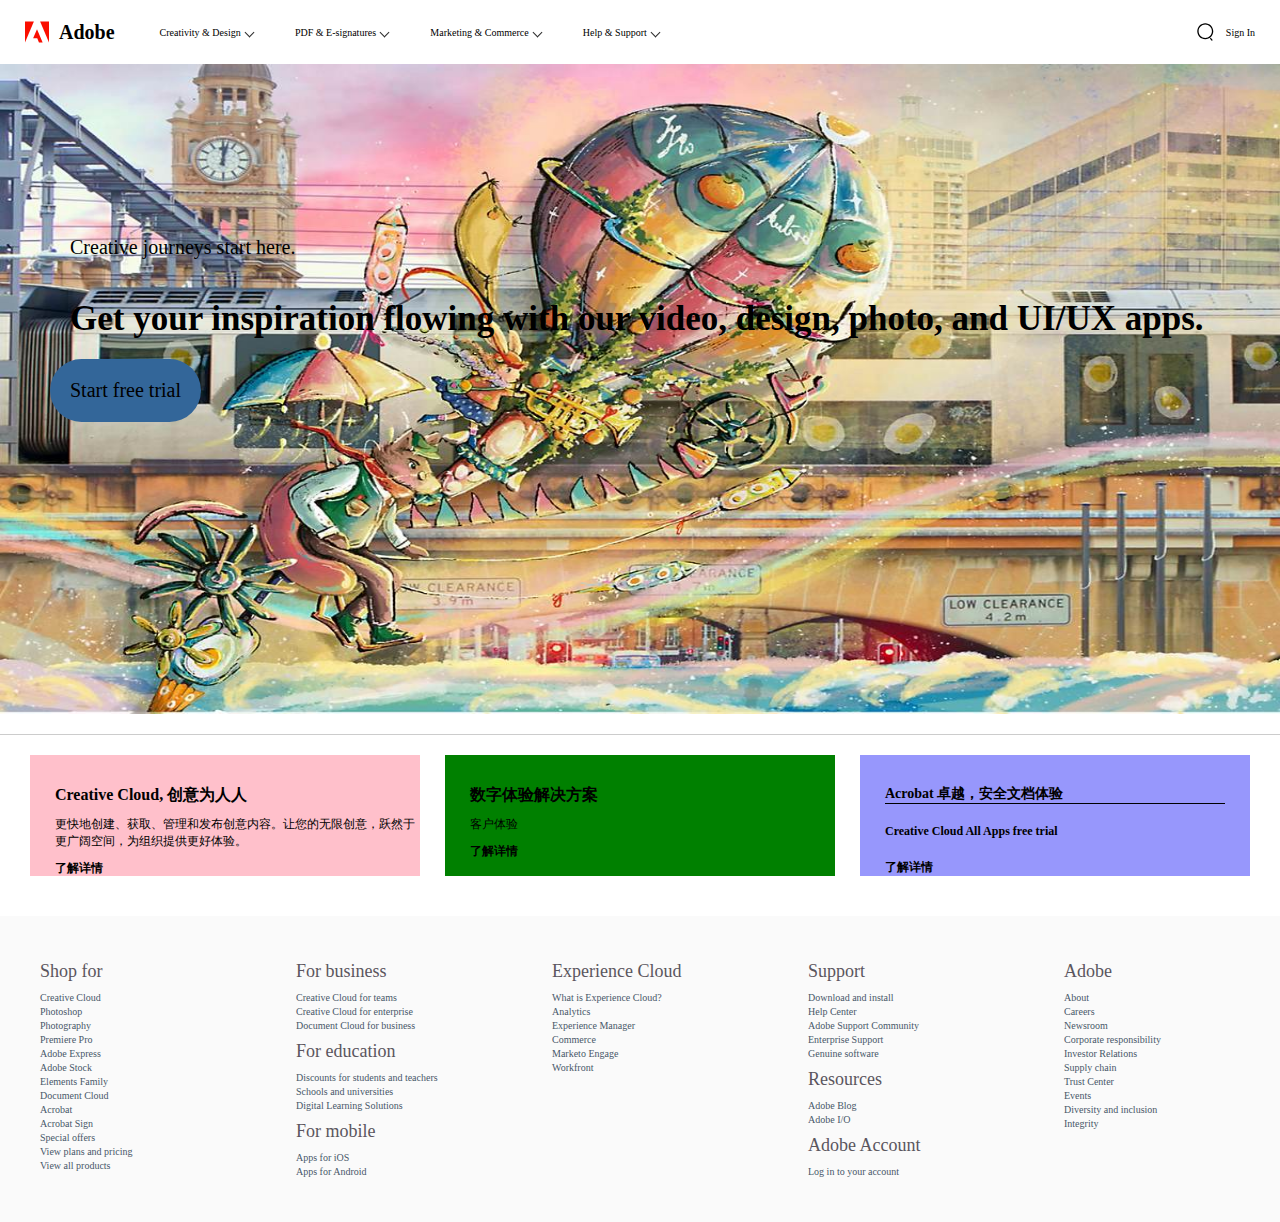
<file: index.html>
<!DOCTYPE html>
<html lang="en">
<head>
    <meta charset="UTF-8">
    <link href="css/index.css" rel="stylesheet">
    <meta name="viewport" content="width=device-width, initial-scale=1.0">
    <title>实验11</title>
</head>
<body>
    <div class="g-index">
        <div class="m-hd">
            <div class="m-trg" onclick="change()">
                <span></span>
                <span></span>
                <span></span>
            </div>
            <div class="m-logo">
                <img src="img/logo.svg" alt="">
                <span>Adobe</span>
            </div>
            <div class="m-menu mobile">
                <li>Creativity & Design</li>
                <li>PDF & E-signatures</li>
                <li>Marketing & Commerce</li>
                <li>Help & Support </li>
            </div>
            <div class="m-sign">
                <img src="img/search.svg" alt="">
                <span>Sign In</span>
            </div>
        </div>
        <div class="m-bd1">
            <img src="img/1.jpg" alt="">
            <div class="img-content">
                <span>Creative journeys start here.</span>
                <span>Get your inspiration flowing with our video, design, photo, and UI/UX apps.</span>
            </div>
            <div class="img-content1">
                <span>Start free trial</span>
            </div>
        </div>
        <div class="hbeh">
            <div class="l">
                <div class="l3-1">
                    
                    <div class="dd">
                        <span class="d1">Creative Cloud, 创意为人人</span>
                        <span class="d2">更快地创建、获取、管理和发布创意内容。让您的无限创意，跃然于更广阔空间，为组织提供更好体验。</span>
                        <a class="">了解详情</a>
                    </div>
                </div>
                <div class="l3-2">
                    
                    <div class="dd">
                        <span class="d1">数字体验解决方案</span>
                        <span class="d2">客户体验</span>
                        <a class="">了解详情</a>
                    </div>
                </div>
                <div class="m-list">
                    <div>
                        <span>Acrobat 卓越，安全文档体验</span>
                        <a href="">Creative Cloud All Apps free trial</a>
                        <a href="">了解详情</a>
                    </div>
                    
                </div>
            </div>
    
        </div>

        <div class="behind mobile">
            <div class="col">
                <div class="row">
                    <li id="q">Shop for</li>
                    <div class="hide" id="hide">
                        <span>Creative Cloud</span>
                        <span>Photoshop</span>
                        <span>Photography</span>
                        <span>Premiere Pro</span>
                        <span>Adobe Express</span>
                        <span>Adobe Stock</span>
                        <span>Elements Family</span>
                        <span>Document Cloud</span>
                        <span>Acrobat</span>
                        <span>Acrobat Sign</span>
                        <span>Special offers</span>
                        <span>View plans and pricing</span>
                        <span>View all products</span>
                    </div>
                </div>
            </div>

            <div class="col">
                <div class="row">
                    <li>For business</li>
                    <div class="hide">
                        <span>Creative Cloud for teams</span>
                        <span>Creative Cloud for enterprise</span>
                        <span>Document Cloud for business</span>
                    </div>
                </div>
                <div class="row">
                    <li>For education</li>
                    <div class="hide">
                        <span>Discounts for students and teachers</span>
                        <span>Schools and universities</span>
                        <span>Digital Learning Solutions</span>
                    </div>
                </div>
                <div class="row">
                    <li>For mobile</li>
                    <div class="hide">
                        <span>Apps for iOS</span>
                        <span>Apps for Android</span>
                    </div>
                </div>
            </div>

            <div class="col">
                <div class="row">
                    <li>Experience Cloud</li>
                    <div class="hide">
                        <span>What is Experience Cloud?</span>
                        <span>Analytics</span>
                        <span>Experience Manager</span>
                        <span>Commerce</span>
                        <span>Marketo Engage</span>
                        <span>Workfront</span>
                    </div>
                </div>
            </div>

            <div class="col">
                <div class="row">
                    <li>Support</li>
                    <div class="hide">
                        <span>Download and install</span>
                        <span>Help Center</span>
                        <span>Adobe Support Community</span>
                        <span>Enterprise Support</span>
                        <span>Genuine software</span>
                    </div>
                </div>
                <div class="row">
                    <li>Resources</li>
                    <div class="hide">
                        <span>Adobe Blog</span>
                        <span>Adobe I/O</span>
                    </div>
                </div>
                <div class="row">
                    <li>Adobe Account</li>
                    <div class="hide">
                        <span>Log in to your account</span>
                    </div>
                </div>
            </div>

            <div class="col">
                <div class="row">
                    <li>Adobe</li>
                    <div class="hide">
                        <span>About</span>
                        <span>Careers</span>
                        <span>Newsroom</span>
                        <span>Corporate responsibility</span>
                        <span>Investor Relations</span>
                        <span>Supply chain</span>
                        <span>Trust Center</span>
                        <span>Events</span>
                        <span>Diversity and inclusion</span>
                        <span>Integrity</span>
                    </div>
                </div>
            </div>
        </div>
    </div>
    <script src="js/index.js"></script>
</body>
</html>
</file>
<file: css/index.css>
@charset "UTF-8";
li{
    list-style: none;
}

body{
    padding: 0;
    margin: 0;
}
img {max-width: 100%;height: auto;width: auto;}
a {
    font-size: 1.2rem;
    color: #000;
    font-weight: 700;
    text-decoration: none;
}
a:hover{
    text-decoration: underline;
}

@media (max-width:640px){
        html{
        font-size: 62.5%;
       }

       .g-index{
        display: flex;
        flex-direction: column;
       }

       .m-hd{
        display: flex;
        /*justify-content: center;*/
        align-items: center;
        padding: 0 25px;
        height: 64px;
       }

       .m-trg{
        display: flex;
        flex-direction: column;
        justify-content: center;
        align-items: center;
        height: 50px;
        width: 50px;
        /*background: #eee;*/
        margin: 0 10px 0 -20px;
       }

       .m-trg>span{
        margin-top: 4px;
        display: block;
        height: 3px;
        width: 20px;
        background: #999;
        border-radius: 5px;
       }

       .m-menu{
        display: none;
       }

       .mobile{
            display: none;
            width: 100%;
            position: fixed;
            background: #fff;
            top: 64px;
            left: 0;
            padding: 15px 0;
            flex-direction: column;
            right: 0;
       }

       .mobile>li{
        display: flex;
        align-items: center;
        background: #f7f7f7;
        padding: 10px;
        border-top: 1px solid #eee;
        position: relative;
       }

       .mobile>li:after{
            border-color: #2c2c2c;
            border-style: solid;
            border-width: 0 1px 1px 0;
            content: "";
            display: flex;
            height: 6px;
            width: 6px;
            margin-left: 5px;
            margin-right: 2.25px;
            transform: rotate(45deg);
            /* transform-orig in: 75% 75%; */
            transition: transform 0.1s ease;
            position: absolute;
            right: 18px;
       }

       .m-logo{
        display: flex;
        /*justify-content: center;*/
        align-items: center;
        margin-right: 25px;
        flex: 1;
       }
       .m-logo>img {
            height: 24px;
            width: 24px;
        }

        .m-logo>span{
            margin-left: 10px;
            font-size: 20px;
            font-weight: bold;
            color: ff00000;
        }
        .m-sign>img{    
            height: 0px;
            width: 0px;
        }
        /*中间大图片，bd1*/
        .m-bd1>img{
            height: auto; 
            /*width: auto\9;*/
            width:100%;
        }

        .img-content{
            display: flex;
            flex-direction: column;
        }

        .img-content>span{
            font-size: 15px;
            padding: 20px;
        }
        .img-content>span:nth-child(1){
            font-size: 20px;
        }
        .img-content>span:nth-child(2){
            font-size: 35px;
            font-weight: bold;
        }
        .l1{
        display: none;
    }
    .m-text{
        display: none;
    }

    .hbeh {
        border-top: 1px solid #ccc;
        margin-top: 15px;
    }
    .hbeh>div {
        flex-direction: column;
    }
    .hbeh>div>div+div {
        margin-top: 25px;
    }
    .l3-1 {
        margin-top: 15px;
        position: relative;
    }
    .l3-2 {
        position: relative;
    }
    .l3-3 {
        margin-top: 25px;
        position: relative;
    }
    .l3-4 {
        margin-bottom: 30px;
        position: relative;
        background: linear-gradient(180deg,#fe9889,#fc3c2b);
        width: 100%;
        height: 450px;
    }
    .l3-4>img{
        width: 65%;
        position: absolute;
        top: 80px;
        left: 180px;
    }
    .dd{
        display: flex;
        flex-direction: column;
        position: absolute;
        top: 30px;
        margin-left: 25px;
    }
    .dd>.d1{
        font-size: 1.6rem;
        font-weight: 700;
    }
    .dd>.d2{
        font-size: 1.2rem;
        font-weight: 400;
        margin-top: 10px;
    }
    .dd>a{
        margin-top: 10px;
    }
    .l3-3>.dd>span{
        color: #fff;
    }
    .l3-3>.dd>a{
        color: #fff;
    }
    .m-list {
        width: 100%;
        background-color: #9797fc;
        margin-right: 30px;
        display: flex;
        flex-direction: row important;
    }
    .m-list>div{
        display: flex;
        flex-direction: column;
        margin-top: 30px;
        margin-left: 25px;
        margin-right: 25px;
    }
    .m-list>div>span{
        width: 50%;
        font-size: 1.4rem;
        font-weight: 600;
        border-bottom: 1px solid #000;
    }
    .m-list>div>a{
        margin-top: 20px;
    }

    .p1{
        display: none;
    }
    .m-mtext{
        display: flex;
        flex-direction: column;
    }
    .t2{
        font-size: 2.4rem;
        font-weight: 900;
    }
    .t3{
        font-size: 1.6rem;
        font-weight: 400;
    }
    .t4{
        display: flex;
        flex-direction: column;
    }
    .t4>button{
        background-color: #1473e6;
        color: #fff;
        border-radius: 20px;
        border: 0px;
        width: 120px;
        height: 33px;
        margin-top: 10px;
    }
    .t4>button:hover {
        background-color: #0d66d0;
    }
    .m-mtext>span+span{
        margin-top: 10px;
    }

    .behind{
        display: flex;
    }
    .behind.mobile{
        margin-top: 30px;
        display: none;
        flex-direction: column;
        background: #f7f7f7;
    }
    .hide{
        display: none;
        flex-direction: column;
        background: #f7f7f7;
    }
    .hide>span{
        font-size: 1rem;
        margin-left: 15px;
    }
    .hide>span+span{
        margin-top: 5px;
    }
    .row>li {
        position: relative;
        display: flex;
        align-items: center;
        padding: 15px;
        background: #f7f7f7;
        margin-top: 20px;
        border-top: 1px solid #cccccc;
        color: #5a565e;
        font-weight: 700;
        font-size: 1.4rem;
    }
    .row>li:after{
        position: absolute;
        right: 20px;
    }
        
}

@media screen and (min-width: 640px) and (max-width:980px){
         html{
        font-size: 62.5%;
       }

       .g-index{
        display: flex;
        flex-direction: column;
       }

       .m-hd{
        display: flex;
        /*justify-content: center;*/
        align-items: center;
        padding: 0 25px;
        height: 64px;
       }

       .m-trg{
        display: flex;
        flex-direction: column;
        justify-content: center;
        align-items: center;
        height: 50px;
        width: 50px;
        /*background: #eee;*/
        margin: 0 10px 0 -20px;
       }

       .m-trg>span{
        margin-top: 4px;
        display: block;
        height: 3px;
        width: 20px;
        background: #999;
        border-radius: 5px;
       }

       .m-menu{
        display: none;
       }

       .mobile{
            display: none;
            width: 100%;
            position: fixed;
            background: #fff;
            top: 350px;
            left: 0;
            padding: 15px 0;
            flex-direction: column;
            right: 0;
       }

       .mobile>li{
        display: flex;
        align-items: center;
        background: #f7f7f7;
        padding: 10px;
        border-top: 1px solid #eee;
        position: relative;
       }

       .mobile>li:after{
            border-color: #2c2c2c;
            border-style: solid;
            border-width: 0 1px 1px 0;
            content: "";
            display: flex;
            height: 6px;
            width: 6px;
            margin-left: 5px;
            margin-right: 2.25px;
            transform: rotate(45deg);
            /* transform-orig in: 75% 75%; */
            transition: transform 0.1s ease;
            position: absolute;
            right: 18px;
       }

       .m-logo{
        display: flex;
        /*justify-content: center;*/
        align-items: center;
        margin-right: 25px;
        flex: 1;
       }
       .m-logo>img {
            height: 24px;
            width: 24px;
        }

        .m-logo>span{
            margin-left: 10px;
            font-size: 20px;
            font-weight: bold;
            color: ff00000;
        }
        .m-sign>img{    
            height: 0px;
            width: 0px;
        }
        /*中间大图片，bd1*/
        .m-bd1>img{
            height: auto; 
            /*width: auto\9;*/
            width:100%;
        }

        .img-content{
            display: flex;
            flex-direction: column;
        }

        .img-content>span{
            font-size: 15px;
            padding: 20px;
        }
        .img-content>span:nth-child(1){
            font-size: 20px;
        }
        .img-content>span:nth-child(2){
            font-size: 35px;
            font-weight: bold;
        }
        .l1{
        display: none;
    }
    .m-text{
        display: none;
    }

    .hbeh {
        border-top: 1px solid #ccc;
        margin-top: 15px;
    }
    .hbeh>div {
        flex-direction: column;
    }
    .hbeh>div>div+div {
        margin-top: 25px;
    }
    .l3-1 {
        margin-top: 15px;
        position: relative;
    }
    .l3-2 {
        position: relative;
    }
    .l3-3 {
        margin-top: 25px;
        position: relative;
    }
    .l3-4 {
        margin-bottom: 30px;
        position: relative;
        background: linear-gradient(180deg,#fe9889,#fc3c2b);
        width: 100%;
        height: 450px;
    }
    .l3-4>img{
        width: 65%;
        position: absolute;
        top: 80px;
        left: 180px;
    }
    .dd{
        display: flex;
        flex-direction: column;
        position: absolute;
        top: 30px;
        margin-left: 25px;
    }
    .dd>.d1{
        font-size: 1.6rem;
        font-weight: 700;
    }
    .dd>.d2{
        font-size: 1.2rem;
        font-weight: 400;
        margin-top: 10px;
    }
    .dd>a{
        margin-top: 10px;
    }
    .l3-3>.dd>span{
        color: #fff;
    }
    .l3-3>.dd>a{
        color: #fff;
    }
    .m-list {
        width: 100%;
        background-color: #f9f9fa;
        margin-right: 30px;
        display: flex;
        flex-direction: row important;
    }
    .m-list>div{
        display: flex;
        flex-direction: column;
        margin-top: 30px;
        margin-left: 25px;
        margin-right: 25px;
    }
    .m-list>div>span{
        width: 50%;
        font-size: 1.4rem;
        font-weight: 600;
        border-bottom: 1px solid #000;
    }
    .m-list>div>a{
        margin-top: 20px;
    }

    .p1{
        display: none;
    }
    .m-mtext{
        display: flex;
        flex-direction: column;
    }
    .t2{
        font-size: 2.4rem;
        font-weight: 900;
    }
    .t3{
        font-size: 1.6rem;
        font-weight: 400;
    }
    .t4{
        display: flex;
        flex-direction: column;
    }
    .t4>button{
        background-color: #1473e6;
        color: #fff;
        border-radius: 20px;
        border: 0px;
        width: 120px;
        height: 33px;
        margin-top: 10px;
    }
    .t4>button:hover {
        background-color: #0d66d0;
    }
    .m-mtext>span+span{
        margin-top: 10px;
    }

    .behind{
        display: flex;
    }
    ehind.mobile{
        margin-top: 30px;
        display: none;
        flex-direction: column;
        background: #f7f7f7;
    }
    .hide{
        display: none;
        flex-direction: column;
        background: #f7f7f7;
    }
    .hide>span{
        font-size: 1rem;
        margin-left: 15px;
    }
    .hide>span+span{
        margin-top: 5px;
    }
    .row>li {
        position: relative;
        display: flex;
        align-items: center;
        padding: 15px;
        background: #f7f7f7;
        margin-top: 20px;
        border-top: 1px solid #cccccc;
        color: #5a565e;
        font-weight: 700;
        font-size: 1.4rem;
    }
    .row>li:after{
        position: absolute;
        right: 20px;
    }
}

@media screen and (min-width: 980px){
        html{
        font-size: 62.5%;
       }

       .g-index{
        display: flex;
        flex-direction: column;
       }

       .m-hd{
        display: flex;
        height: 64px;
        padding: 0 25px;
       }
       /*左上角图标制作*/
       .m-logo{
        display: flex;
        justify-content: center;
        align-items: center;
        margin-right: 25px;
       }
       .m-logo>img {
            height: 24px;
            width: 24px;
        }

        .m-logo>span{
            margin-left: 10px;
            font-size: 20px;
            font-weight: bold;
            color: ff00000;
        }

        .m-trg{
            display: none;
        }
        /*菜单栏制作*/
        .m-menu{
            flex: 1;
            display: flex;
        }

        .m-menu>li{
            display: flex;
            justify-content: center;
            align-items: center;
            padding: 0 20px;
            transition: 0.8s;
            cursor: pointer;
        }

        .m-menu>li:after{
            border-color: #2c2c2c;
            border-style: solid;
            border-width: 0 1px 1px 0;
            content: "";
            display: flex;
            height: 6px;
            width: 6px;
            margin-left: 5px;
            margin-right: 2.25px;
            transform: rotate(45deg);
            /* transform-orig in: 75% 75%; */
            transition: transform 0.1s ease;
       }

        .m-menu>li:hover{
             background: #f7f7f7;
        }
        /*右上角登录*/
        .m-sign{
            display: flex;
            justify-content: center;
            align-items: center;
        }

        .m-sign:hover{
            color: #336699;
        }

        .m-sign>img{
            margin-right: 10px;
            height: 20px;
            width: 20px;
        }
        /*中间大图片，bd1*/
        .m-bd1{
            height: 650px;
        }
        .m-bd1>img{
            height: 650px; 
            width:100%;
        }

        .img-content{
            display: flex;
            flex-direction: column;
            margin: -500px 0 0 50px;
        }

        .img-content>span{
            font-size: 15px;
            padding: 20px;
        }
        .img-content>span:nth-child(1){
            font-size: 20px;
        }
        .img-content>span:nth-child(2){
            font-size: 35px;
            font-weight: bold;
        }

        .img-content1{
            display: flex;
            margin-left: 850px;
            font-size: 20px;
        }
        .img-content1>span{
            padding: 20px;
        }
        .img-content1>span:nth-child(1){
            background-color: #336699;
            border-radius: 40px;
        }
        .l2{
        display: none;
        }
        .m-hmain{
            position: relative;
        }
        .m-text {
            display: flex;
            flex-direction: column;
            position: absolute;
            top: 40%;
            left: 10%;
        }
        .m-text>span{
            width: 415px;
        }
        .m-text>span+span {
            margin-top: 20px;
        }
        .t1{
            font-size: 1.6rem;
            font-weight: 900;
        }
        .t2{
            font-size: 2.9rem;
            font-weight: 900;
        }
        .t3{
            font-size: 1.4rem;
            font-weight: 400;
        }
        .t4 {
            margin-top: 15px;
        }
        .t4>button{
            background-color: #1473e6;
            color: #fff;
            border-radius: 20px;
            border: 0px;
            width: 120px;
            height: 33px;
        }
        .t4>button:hover {
            background-color: #0d66d0;
        }
        .t4>a {
            margin-left: 10px;
        }
        .hbeh {
            display: flex;
            flex-direction: column;
            border-top: 1px solid #ccc;
            margin-top: 20px;
        }
        .hbeh>div{
            margin-top: 20px;
            display: flex;
            flex-direction: row;
        }
        .hbeh>div>div+div{
            margin-left: 25px;
        }
        .l3-1{
            width: 33%;
            margin-left: 30px;
            position: relative;
            background: pink;
        }
        .l3-2{
            width: 33%;
            position: relative;
            background: green;
        }
        .l3-3 {
            width: 66%;
            margin-left: 30px;
            position: relative;
            margin-bottom: 30px;
        }
        .l3-4 {
            width: 33%;
            margin-right: 30px;
            background: linear-gradient(180deg,#fe9889,#fc3c2b);
            display: flex;
            align-items: flex-end;
            position: relative;
            margin-bottom: 30px;
        }

        .dd{
            display: flex;
            flex-direction: column;
            position: absolute;
            top: 30px;
            margin-left: 25px;
        }
        .dd>.d1{
            font-size: 1.6rem;
            font-weight: 700;
        }
        .dd>.d2{
            font-size: 1.2rem;
            font-weight: 400;
            margin-top: 10px;
        }
        .dd>a{
            margin-top: 10px;
        }
        .l3-3>.dd>span{
            color: #fff;
        }
        .l3-3>.dd>a{
            color: #fff;
        }
        .l>div+div{
            display: table;
        }
        .m-list {
            width: 33%;
            background-color: #9797fc;
            margin-right: 30px;
            display: flex;
            flex-direction: column;
        }
        .m-list>div{
            display: flex;
            flex-direction: column;
            margin-top: 30px;
            margin-left: 25px;
            margin-right: 25px;
        }
        .m-list>div>span{
            font-size: 1.4rem;
            font-weight: 600;
            border-bottom: 1px solid #000;
        }
        .m-list>div>a{
            margin-top: 20px;
        }

        .m1{
            display: none;
        }
        .m-mmain{
            position: relative;
        }
        .m-mtext {
            display: flex;
            flex-direction: column;
            position: absolute;
            top: 20%;
            left: 10%;
        }
        .m-mtext>span{
            width: 415px;
        }
        .m-mtext>span+span {
            margin-top: 20px;
        }

        .l{
            display: flex;
            flex-direction: row;
        }
        .l>div+div{
            margin-left: 25px;
        }

        .behind{
            margin-top: 40px;
            background-color: #fafafa;
            display: flex;
            flex-direction: row;
        }
        .col{
            width: 20%;
            display: flex;
            flex-direction:column;
            margin: 45px 40px;
        }
        .hide{
            display: flex;
            flex-direction:column;
        }
        .row>li{
            color: #5a565e;
            margin-bottom: 10px;
            font-size: 1.8rem;
        }
        .row>li:after{
            content: inherit;
        }
        .row+.row{
            margin-top: 10px;
        }
        .hide>span{
            color: #485869;
        }
        .hide>span:hover {
            color: #a59da4;
        }
        .hide>span+span{
            margin-top: 3px;
        }
}

@charset "UTF-8";
/**
 * 
 * @authors Your Name (you@example.org)
 * @date    2022-02-28 09:40:08
 * @version $Id$
 */

/*从上到下优先级递减*/
li{
    list-style: none;
}

body{
    padding: 0;
    margin: 0;
}
img {max-width: 100%;height: auto;width: auto;}
a {
    font-size: 1.2rem;
    color: #000;
    font-weight: 700;
    text-decoration: none;
}
a:hover{
    text-decoration: underline;
}

@media (max-width:640px){
        html{
        font-size: 62.5%;
       }

       .g-index{
        display: flex;
        flex-direction: column;
       }

       .m-hd{
        display: flex;
        /*justify-content: center;*/
        align-items: center;
        padding: 0 25px;
        height: 64px;
       }

       .m-trg{
        display: flex;
        flex-direction: column;
        justify-content: center;
        align-items: center;
        height: 50px;
        width: 50px;
        /*background: #eee;*/
        margin: 0 10px 0 -20px;
       }

       .m-trg>span{
        margin-top: 4px;
        display: block;
        height: 3px;
        width: 20px;
        background: #999;
        border-radius: 5px;
       }

       .m-menu{
        display: none;
       }

       .mobile{
            display: none;
            width: 100%;
            position: fixed;
            background: #fff;
            top: 64px;
            left: 0;
            padding: 15px 0;
            flex-direction: column;
            right: 0;
       }

       .mobile>li{
        display: flex;
        align-items: center;
        background: #f7f7f7;
        padding: 10px;
        border-top: 1px solid #eee;
        position: relative;
       }

       .mobile>li:after{
            border-color: #2c2c2c;
            border-style: solid;
            border-width: 0 1px 1px 0;
            content: "";
            display: flex;
            height: 6px;
            width: 6px;
            margin-left: 5px;
            margin-right: 2.25px;
            transform: rotate(45deg);
            /* transform-orig in: 75% 75%; */
            transition: transform 0.1s ease;
            position: absolute;
            right: 18px;
       }

       .m-logo{
        display: flex;
        /*justify-content: center;*/
        align-items: center;
        margin-right: 25px;
        flex: 1;
       }
       .m-logo>img {
            height: 24px;
            width: 24px;
        }

        .m-logo>span{
            margin-left: 10px;
            font-size: 20px;
            font-weight: bold;
            color: ff00000;
        }
        .m-sign>img{    
            height: 0px;
            width: 0px;
        }
        /*中间大图片，bd1*/
        .m-bd1>img{
            height: auto; 
            /*width: auto\9;*/
            width:100%;
        }

        .img-content{
            display: flex;
            flex-direction: column;
        }

        .img-content>span{
            font-size: 15px;
            padding: 20px;
        }
        .img-content>span:nth-child(1){
            font-size: 20px;
        }
        .img-content>span:nth-child(2){
            font-size: 35px;
            font-weight: bold;
        }
        .l1{
        display: none;
    }
    .m-text{
        display: none;
    }

    .hbeh {
        border-top: 1px solid #ccc;
        margin-top: 15px;
    }
    .hbeh>div {
        flex-direction: column;
    }
    .hbeh>div>div+div {
        margin-top: 25px;
    }
    .l3-1 {
        margin-top: 15px;
        position: relative;
    }
    .l3-2 {
        position: relative;
    }
    .l3-3 {
        margin-top: 25px;
        position: relative;
    }
    .l3-4 {
        margin-bottom: 30px;
        position: relative;
        background: linear-gradient(180deg,#fe9889,#fc3c2b);
        width: 100%;
        height: 450px;
    }
    .l3-4>img{
        width: 65%;
        position: absolute;
        top: 80px;
        left: 180px;
    }
    .dd{
        display: flex;
        flex-direction: column;
        position: absolute;
        top: 30px;
        margin-left: 25px;
    }
    .dd>.d1{
        font-size: 1.6rem;
        font-weight: 700;
    }
    .dd>.d2{
        font-size: 1.2rem;
        font-weight: 400;
        margin-top: 10px;
    }
    .dd>a{
        margin-top: 10px;
    }
    .l3-3>.dd>span{
        color: #fff;
    }
    .l3-3>.dd>a{
        color: #fff;
    }
    .m-list {
        width: 100%;
        background-color: #9797fc;
        margin-right: 30px;
        display: flex;
        flex-direction: row important;
    }
    .m-list>div{
        display: flex;
        flex-direction: column;
        margin-top: 30px;
        margin-left: 25px;
        margin-right: 25px;
    }
    .m-list>div>span{
        width: 50%;
        font-size: 1.4rem;
        font-weight: 600;
        border-bottom: 1px solid #000;
    }
    .m-list>div>a{
        margin-top: 20px;
    }

    .p1{
        display: none;
    }
    .m-mtext{
        display: flex;
        flex-direction: column;
    }
    .t2{
        font-size: 2.4rem;
        font-weight: 900;
    }
    .t3{
        font-size: 1.6rem;
        font-weight: 400;
    }
    .t4{
        display: flex;
        flex-direction: column;
    }
    .t4>button{
        background-color: #1473e6;
        color: #fff;
        border-radius: 20px;
        border: 0px;
        width: 120px;
        height: 33px;
        margin-top: 10px;
    }
    .t4>button:hover {
        background-color: #0d66d0;
    }
    .m-mtext>span+span{
        margin-top: 10px;
    }

    .behind{
        display: flex;
    }
    .behind.mobile{
        margin-top: 30px;
        display: none;
        flex-direction: column;
        background: #f7f7f7;
    }
    .hide{
        display: none;
        flex-direction: column;
        background: #f7f7f7;
    }
    .hide>span{
        font-size: 1rem;
        margin-left: 15px;
    }
    .hide>span+span{
        margin-top: 5px;
    }
    .row>li {
        position: relative;
        display: flex;
        align-items: center;
        padding: 15px;
        background: #f7f7f7;
        margin-top: 20px;
        border-top: 1px solid #cccccc;
        color: #5a565e;
        font-weight: 700;
        font-size: 1.4rem;
    }
    .row>li:after{
        position: absolute;
        right: 20px;
    }
        
}

@media screen and (min-width: 640px) and (max-width:980px){
         html{
        font-size: 62.5%;
       }

       .g-index{
        display: flex;
        flex-direction: column;
       }

       .m-hd{
        display: flex;
        /*justify-content: center;*/
        align-items: center;
        padding: 0 25px;
        height: 64px;
       }

       .m-trg{
        display: flex;
        flex-direction: column;
        justify-content: center;
        align-items: center;
        height: 50px;
        width: 50px;
        /*background: #eee;*/
        margin: 0 10px 0 -20px;
       }

       .m-trg>span{
        margin-top: 4px;
        display: block;
        height: 3px;
        width: 20px;
        background: #999;
        border-radius: 5px;
       }

       .m-menu{
        display: none;
       }

       .mobile{
            display: none;
            width: 100%;
            position: fixed;
            background: #fff;
            top: 350px;
            left: 0;
            padding: 15px 0;
            flex-direction: column;
            right: 0;
       }

       .mobile>li{
        display: flex;
        align-items: center;
        background: #f7f7f7;
        padding: 10px;
        border-top: 1px solid #eee;
        position: relative;
       }

       .mobile>li:after{
            border-color: #2c2c2c;
            border-style: solid;
            border-width: 0 1px 1px 0;
            content: "";
            display: flex;
            height: 6px;
            width: 6px;
            margin-left: 5px;
            margin-right: 2.25px;
            transform: rotate(45deg);
            /* transform-orig in: 75% 75%; */
            transition: transform 0.1s ease;
            position: absolute;
            right: 18px;
       }

       .m-logo{
        display: flex;
        /*justify-content: center;*/
        align-items: center;
        margin-right: 25px;
        flex: 1;
       }
       .m-logo>img {
            height: 24px;
            width: 24px;
        }

        .m-logo>span{
            margin-left: 10px;
            font-size: 20px;
            font-weight: bold;
            color: red;
        }
        .m-sign>img{    
            height: 0px;
            width: 0px;
        }
        /*中间大图片，bd1*/
        .m-bd1>img{
            height: auto; 
            /*width: auto\9;*/
            width:100%;
        }

        .img-content{
            display: flex;
            flex-direction: column;
        }

        .img-content>span{
            font-size: 15px;
            padding: 20px;
        }
        .img-content>span:nth-child(1){
            font-size: 20px;
        }
        .img-content>span:nth-child(2){
            font-size: 35px;
            font-weight: bold;
        }
        .l1{
        display: none;
    }
    .m-text{
        display: none;
    }

    .hbeh {
        border-top: 1px solid #ccc;
        margin-top: 15px;
    }
    .hbeh>div {
        flex-direction: column;
    }
    .hbeh>div>div+div {
        margin-top: 25px;
    }
    .l3-1 {
        margin-top: 15px;
        position: relative;
    }
    .l3-2 {
        position: relative;
    }
    .l3-3 {
        margin-top: 25px;
        position: relative;
    }
    .l3-4 {
        margin-bottom: 30px;
        position: relative;
        background: linear-gradient(180deg,#fe9889,#fc3c2b);
        width: 100%;
        height: 450px;
    }
    .l3-4>img{
        width: 65%;
        position: absolute;
        top: 80px;
        left: 180px;
    }
    .dd{
        display: flex;
        flex-direction: column;
        position: absolute;
        top: 30px;
        margin-left: 25px;
    }
    .dd>.d1{
        font-size: 1.6rem;
        font-weight: 700;
    }
    .dd>.d2{
        font-size: 1.2rem;
        font-weight: 400;
        margin-top: 10px;
    }
    .dd>a{
        margin-top: 10px;
    }
    .l3-3>.dd>span{
        color: #fff;
    }
    .l3-3>.dd>a{
        color: #fff;
    }
    .m-list {
        width: 100%;
        background-color: #9797fc;
        margin-right: 30px;
        display: flex;
        flex-direction: row important;
    }
    .m-list>div{
        display: flex;
        flex-direction: column;
        margin-top: 30px;
        margin-left: 25px;
        margin-right: 25px;
    }
    .m-list>div>span{
        width: 50%;
        font-size: 1.4rem;
        font-weight: 600;
        border-bottom: 1px solid #000;
    }
    .m-list>div>a{
        margin-top: 20px;
    }

    .p1{
        display: none;
    }
    .m-mtext{
        display: flex;
        flex-direction: column;
    }
    .t2{
        font-size: 2.4rem;
        font-weight: 900;
    }
    .t3{
        font-size: 1.6rem;
        font-weight: 400;
    }
    .t4{
        display: flex;
        flex-direction: column;
    }
    .t4>button{
        background-color: #1473e6;
        color: #fff;
        border-radius: 20px;
        border: 0px;
        width: 120px;
        height: 33px;
        margin-top: 10px;
    }
    .t4>button:hover {
        background-color: #0d66d0;
    }
    .m-mtext>span+span{
        margin-top: 10px;
    }

    .behind{
        display: flex;
    }
    ehind.mobile{
        margin-top: 30px;
        display: none;
        flex-direction: column;
        background: #f7f7f7;
    }
    .hide{
        display: none;
        flex-direction: column;
        background: #f7f7f7;
    }
    .hide>span{
        font-size: 1rem;
        margin-left: 15px;
    }
    .hide>span+span{
        margin-top: 5px;
    }
    .row>li {
        position: relative;
        display: flex;
        align-items: center;
        padding: 15px;
        background: #f7f7f7;
        margin-top: 20px;
        border-top: 1px solid #cccccc;
        color: #5a565e;
        font-weight: 700;
        font-size: 1.4rem;
    }
    .row>li:after{
        position: absolute;
        right: 20px;
    }
}

@media screen and (min-width: 980px){
        html{
        font-size: 62.5%;
       }

       .g-index{
        display: flex;
        flex-direction: column;
       }

       .m-hd{
        display: flex;
        height: 64px;
        padding: 0 25px;
       }
       /*左上角图标制作*/
       .m-logo{
        display: flex;
        justify-content: center;
        align-items: center;
        margin-right: 25px;
       }
       .m-logo>img {
            height: 24px;
            width: 24px;
        }

        .m-logo>span{
            margin-left: 10px;
            font-size: 20px;
            font-weight: bold;
            color: ff00000;
        }

        .m-trg{
            display: none;
        }
        /*菜单栏制作*/
        .m-menu{
            flex: 1;
            display: flex;
        }

        .m-menu>li{
            display: flex;
            justify-content: center;
            align-items: center;
            padding: 0 20px;
            transition: 0.8s;
            cursor: pointer;
        }

        .m-menu>li:after{
            border-color: #2c2c2c;
            border-style: solid;
            border-width: 0 1px 1px 0;
            content: "";
            display: flex;
            height: 6px;
            width: 6px;
            margin-left: 5px;
            margin-right: 2.25px;
            transform: rotate(45deg);
            /* transform-orig in: 75% 75%; */
            transition: transform 0.1s ease;
       }

        .m-menu>li:hover{
             background: #f7f7f7;
        }
        /*右上角登录*/
        .m-sign{
            display: flex;
            justify-content: center;
            align-items: center;
        }

        .m-sign:hover{
            color: #336699;
        }

        .m-sign>img{
            margin-right: 10px;
            height: 20px;
            width: 20px;
        }
        /*中间大图片，bd1*/
        .m-bd1{
            height: 650px;
        }
        .m-bd1>img{
            height: 650px; 
            width:100%;
        }

        .img-content{
            display: flex;
            flex-direction: column;
            margin: -500px 0 0 50px;
        }

        .img-content>span{
            font-size: 15px;
            padding: 20px;
        }
        .img-content>span:nth-child(1){
            font-size: 20px;
        }
        .img-content>span:nth-child(2){
            font-size: 35px;
            font-weight: bold;
        }

        .img-content1{
            display: flex;
            margin-left: 50px;
            font-size: 20px;
        }
        .img-content1>span{
            padding: 20px;
        }
        .img-content1>span:nth-child(1){
            background-color: #336699;
            border-radius: 40px;
        }
        .l2{
        display: none;
        }
        .m-hmain{
            position: relative;
        }
        .m-text {
            display: flex;
            flex-direction: column;
            position: absolute;
            top: 40%;
            left: 10%;
        }
        .m-text>span{
            width: 415px;
        }
        .m-text>span+span {
            margin-top: 20px;
        }
        .t1{
            font-size: 1.6rem;
            font-weight: 900;
        }
        .t2{
            font-size: 2.9rem;
            font-weight: 900;
        }
        .t3{
            font-size: 1.4rem;
            font-weight: 400;
        }
        .t4 {
            margin-top: 15px;
        }
        .t4>button{
            background-color: #1473e6;
            color: #fff;
            border-radius: 20px;
            border: 0px;
            width: 120px;
            height: 33px;
        }
        .t4>button:hover {
            background-color: #0d66d0;
        }
        .t4>a {
            margin-left: 10px;
        }
        .hbeh {
            display: flex;
            flex-direction: column;
            border-top: 1px solid #ccc;
            margin-top: 20px;
        }
        .hbeh>div{
            margin-top: 20px;
            display: flex;
            flex-direction: row;
        }
        .hbeh>div>div+div{
            margin-left: 25px;
        }
        .l3-1{
            width: 33%;
            margin-left: 30px;
            position: relative;
        }
        .l3-2{
            width: 33%;
            position: relative;
        }
        .l3-3 {
            width: 66%;
            margin-left: 30px;
            position: relative;
            margin-bottom: 30px;
        }
        .l3-4 {
            width: 33%;
            margin-right: 30px;
            background: linear-gradient(180deg,#fe9889,#fc3c2b);
            display: flex;
            align-items: flex-end;
            position: relative;
            margin-bottom: 30px;
        }

        .dd{
            display: flex;
            flex-direction: column;
            position: absolute;
            top: 30px;
            margin-left: 25px;
        }
        .dd>.d1{
            font-size: 1.6rem;
            font-weight: 700;
        }
        .dd>.d2{
            font-size: 1.2rem;
            font-weight: 400;
            margin-top: 10px;
        }
        .dd>a{
            margin-top: 10px;
        }
        .l3-3>.dd>span{
            color: #fff;
        }
        .l3-3>.dd>a{
            color: #fff;
        }
        .l>div+div{
            display: table;
        }
        .m-list {
            width: 33%;
            background-color: #9797fc;
            margin-right: 30px;
            display: flex;
            flex-direction: column;
        }
        .m-list>div{
            display: flex;
            flex-direction: column;
            margin-top: 30px;
            margin-left: 25px;
            margin-right: 25px;
        }
        .m-list>div>span{
            font-size: 1.4rem;
            font-weight: 600;
            border-bottom: 1px solid #000;
        }
        .m-list>div>a{
            margin-top: 20px;
        }

        .m1{
            display: none;
        }
        .m-mmain{
            position: relative;
        }
        .m-mtext {
            display: flex;
            flex-direction: column;
            position: absolute;
            top: 20%;
            left: 10%;
        }
        .m-mtext>span{
            width: 415px;
        }
        .m-mtext>span+span {
            margin-top: 20px;
        }

        .l{
            display: flex;
            flex-direction: row;
        }
        .l>div+div{
            margin-left: 25px;
        }

        .behind{
            margin-top: 40px;
            background-color: #fafafa;
            display: flex;
            flex-direction: row;
        }
        .col{
            width: 20%;
            display: flex;
            flex-direction:column;
            margin: 45px 40px;
        }
        .hide{
            display: flex;
            flex-direction:column;
        }
        .row>li{
            color: #5a565e;
            margin-bottom: 10px;
            font-size: 1.8rem;
        }
        .row>li:after{
            content: inherit;
        }
        .row+.row{
            margin-top: 10px;
        }
        .hide>span{
            color: #485869;
        }
        .hide>span:hover {
            color: #a59da4;
        }
        .hide>span+span{
            margin-top: 3px;
        }
}
</file>
